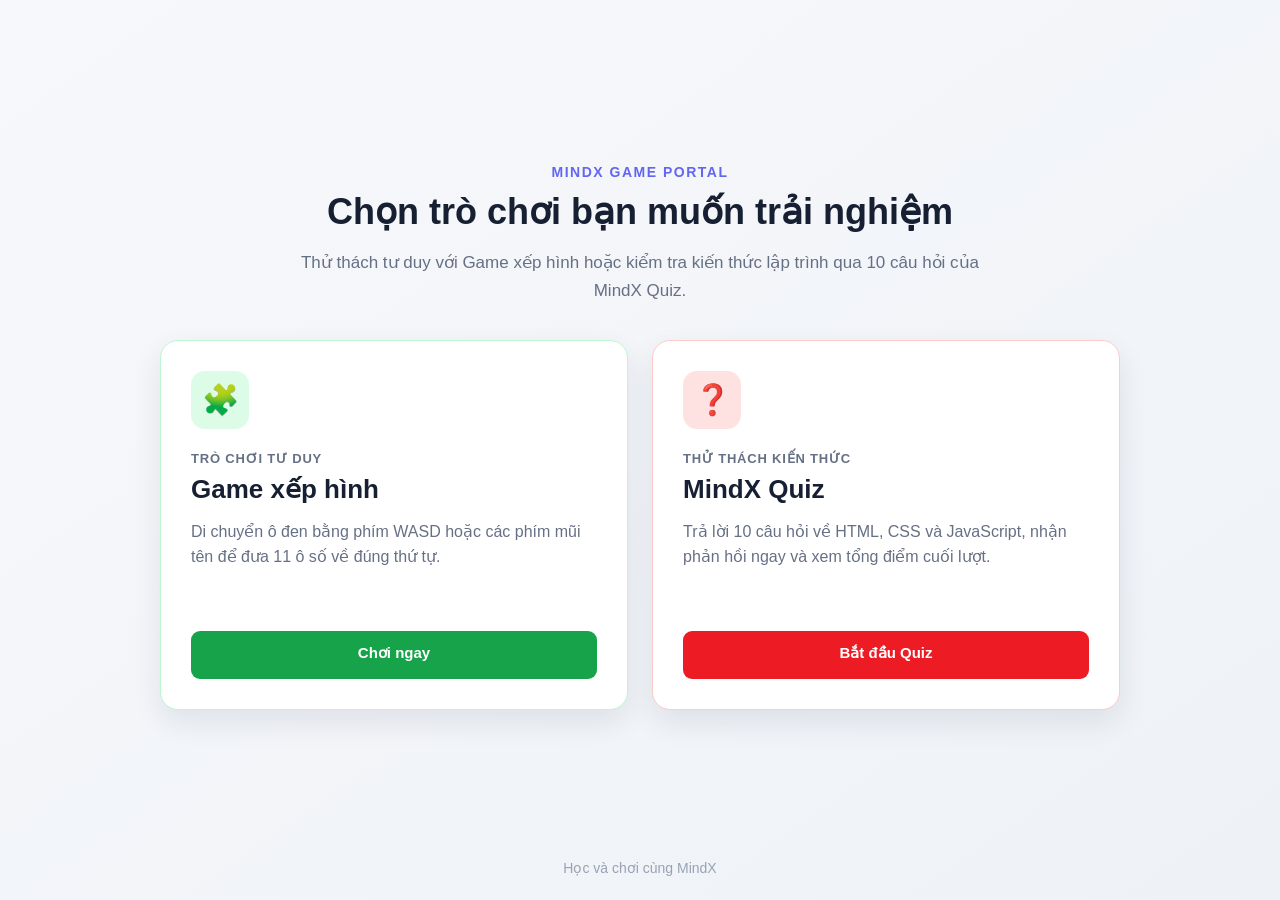
<file: index.html>
<!DOCTYPE html>
<html lang="vi">
<head>
    <meta charset="UTF-8">
    <meta name="viewport" content="width=device-width, initial-scale=1.0">
    <title>MindX Game Portal</title>
    <link rel="stylesheet" href="style.css">
</head>
<body>
    <main class="portal-container">
        <header class="portal-header">
            <p class="eyebrow">MindX Game Portal</p>
            <h1>Chọn trò chơi bạn muốn trải nghiệm</h1>
            <p class="intro-text">
                Thử thách tư duy với Game xếp hình hoặc kiểm tra kiến thức
                lập trình qua 10 câu hỏi của MindX Quiz.
            </p>
        </header>

        <section class="game-list" aria-label="Danh sách trò chơi">
            <article class="game-card puzzle-card">
                <div class="game-icon" aria-hidden="true">🧩</div>
                <p class="game-type">Trò chơi tư duy</p>
                <h2>Game xếp hình</h2>
                <p class="game-description">
                    Di chuyển ô đen bằng phím WASD hoặc các phím mũi tên
                    để đưa 11 ô số về đúng thứ tự.
                </p>
                <a
                    class="game-button puzzle-button"
                    href="./CODE%20INTENSIVE%20-%20ENTRY%20TEST%20-%20LV1/Game-xep-hinh/index.html"
                >
                    Chơi ngay
                </a>
            </article>

            <article class="game-card quiz-card">
                <div class="game-icon" aria-hidden="true">❓</div>
                <p class="game-type">Thử thách kiến thức</p>
                <h2>MindX Quiz</h2>
                <p class="game-description">
                    Trả lời 10 câu hỏi về HTML, CSS và JavaScript,
                    nhận phản hồi ngay và xem tổng điểm cuối lượt.
                </p>
                <a
                    class="game-button quiz-button"
                    href="./CODE%20INTENSIVE%20-%20ENTRY%20TEST%20-%20LV1/Quiz-app/index.html"
                >
                    Bắt đầu Quiz
                </a>
            </article>
        </section>
    </main>

    <footer class="portal-footer">
        <p>Học và chơi cùng MindX</p>
    </footer>
</body>
</html>
</file>
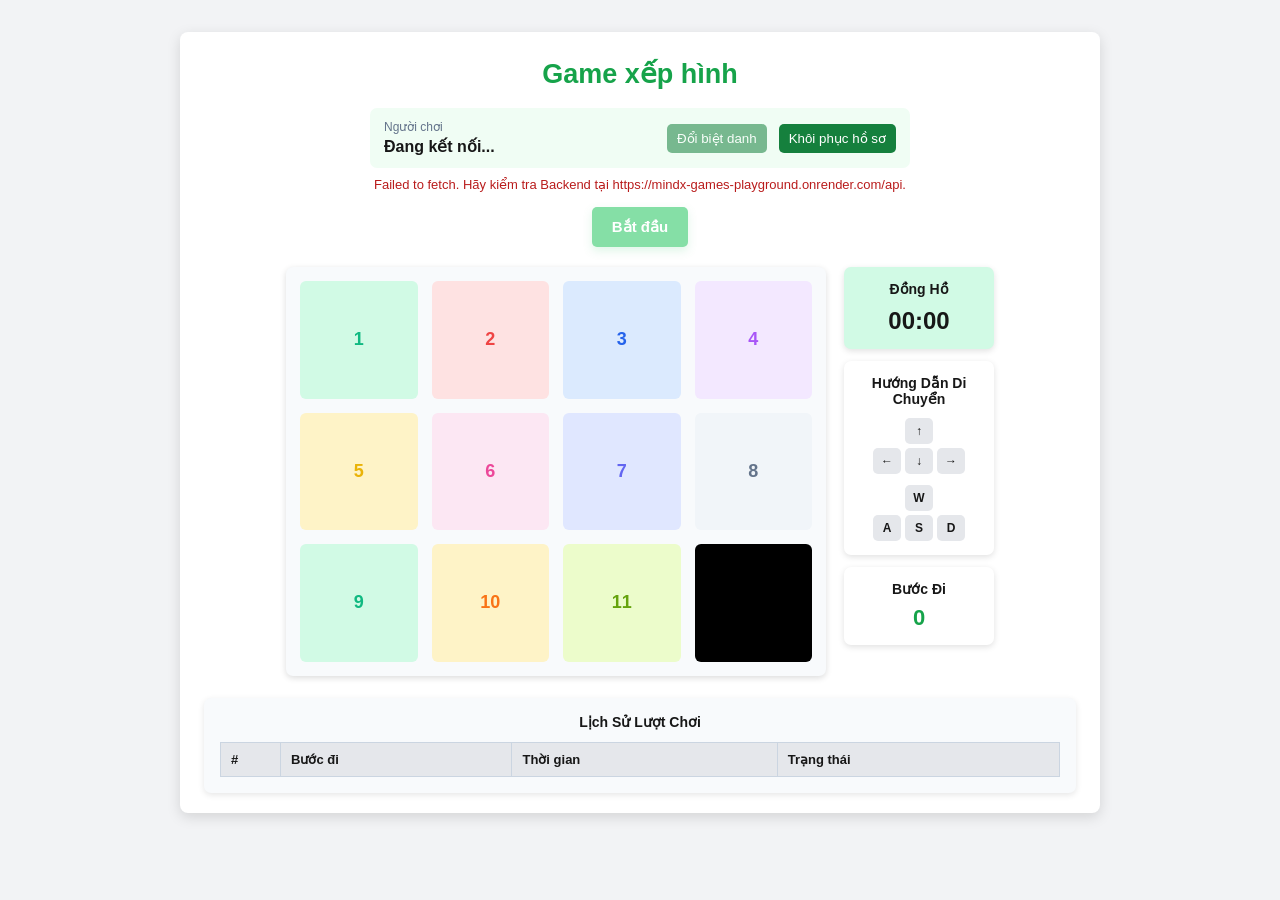
<file: CODE INTENSIVE - ENTRY TEST - LV1/Game-xep-hinh/index.html>
<!DOCTYPE html>
<html lang="vi">
<head>
    <meta charset="UTF-8">
    <meta name="viewport" content="width=device-width, initial-scale=1.0">
    <title>Game xếp hình</title>
    <link rel="icon" href="data:,">
    <link rel="stylesheet" href="style.css">
</head>
<body>
    <main class="game-container">
        <h1>Game xếp hình</h1>

        <section class="player-panel" aria-label="Thông tin người chơi">
            <div>
                <span class="player-label">Người chơi</span>
                <strong id="player-name">Đang kết nối...</strong>
            </div>
            <button id="change-name-button" type="button" disabled>Đổi biệt danh</button>
            <button id="recover-player-button" type="button">Khôi phục hồ sơ</button>
        </section>

        <p class="api-message" id="api-message" role="status"></p>

        <section class="recovery-card" id="recovery-card" hidden>
            <strong>Hãy lưu mã khôi phục này</strong>
            <p>Mã chỉ được hiển thị một lần và giúp bạn mở hồ sơ trên thiết bị khác.</p>
            <code id="recovery-code"></code>
            <button id="copy-recovery-button" type="button">Sao chép mã</button>
        </section>

        <button class="start-button" id="start-button" type="button" disabled>
            Bắt đầu
        </button>

        <section class="game-area">
            <!-- Các ô xếp hình sẽ được JavaScript tạo từ mảng board. -->
            <div class="board" id="game-board"></div>

            <aside class="game-sidebar">
                <div class="timer-card">
                    <h2>Đồng hồ</h2>
                    <p id="timer">00:00</p>
                </div>

                <div class="guide-card">
                    <h2>Hướng dẫn di chuyển</h2>

                    <div class="arrow-keys" aria-label="Các phím mũi tên">
                        <span class="key arrow-up">↑</span>
                        <span class="key">←</span>
                        <span class="key">↓</span>
                        <span class="key">→</span>
                    </div>

                    <div class="letter-keys" aria-label="Các phím WASD">
                        <span class="key key-w">W</span>
                        <span class="key">A</span>
                        <span class="key">S</span>
                        <span class="key">D</span>
                    </div>
                </div>

                <div class="move-card">
                    <h2>Bước đi</h2>
                    <p id="move-count">0</p>
                </div>
            </aside>
        </section>

        <p class="win-message" id="win-message" hidden>YOU WIN!</p>

        <section class="history-section">
            <h2>Lịch sử lượt chơi</h2>
            <div class="table-wrapper">
                <table>
                    <thead>
                        <tr>
                            <th scope="col">#</th>
                            <th scope="col">Bước đi</th>
                            <th scope="col">Thời gian</th>
                            <th scope="col">Trạng thái</th>
                        </tr>
                    </thead>
                    <tbody id="history-body"></tbody>
                </table>
            </div>
        </section>
    </main>

    <script src="script.js"></script>
</body>
</html>
</file>
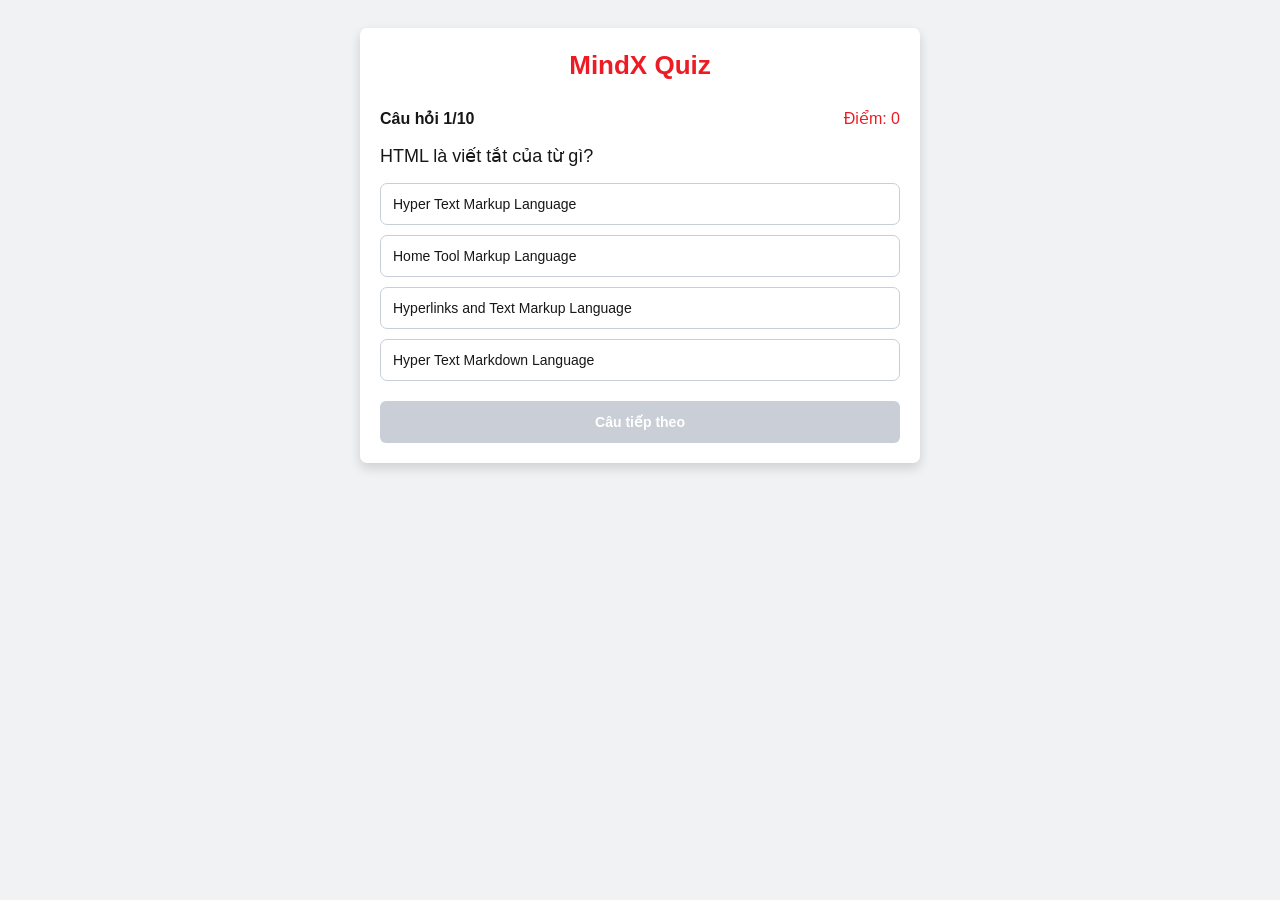
<file: CODE INTENSIVE - ENTRY TEST - LV1/Quiz-app/index.html>
<!DOCTYPE html>
<html lang="vi">
<head>
    <meta charset="UTF-8">
    <meta name="viewport" content="width=device-width, initial-scale=1.0">
    <title>MindX Quiz</title>
    <link rel="stylesheet" href="style.css">
</head>
<body>
    <main class="quiz-card" id="quiz-card">
        <h1>MindX Quiz</h1>

        <section id="quiz-content">
            <div class="quiz-information">
                <p id="question-number">Câu hỏi 1/10</p>
                <p id="score">Điểm: 0</p>
            </div>

            <h2 id="question-text">Nội dung câu hỏi</h2>
            <div class="answer-list" id="answer-list"></div>

            <button id="next-button" type="button" disabled>Câu tiếp theo</button>
        </section>
    </main>

    <script src="script.js"></script>
</body>
</html>
</file>
<file: style.css>
* {
    box-sizing: border-box;
}

body {
    min-height: 100vh;
    margin: 0;
    padding: 48px 20px 24px;
    display: flex;
    flex-direction: column;
    background: linear-gradient(145deg, #f7f8fb 0%, #eef2f7 100%);
    color: #172033;
    font-family: Arial, Helvetica, sans-serif;
}

.portal-container {
    width: 100%;
    max-width: 960px;
    margin: auto;
}

.portal-header {
    max-width: 680px;
    margin: 0 auto 36px;
    text-align: center;
}

.eyebrow {
    margin: 0 0 10px;
    color: #6366f1;
    font-size: 14px;
    font-weight: 700;
    letter-spacing: 1.5px;
    text-transform: uppercase;
}

h1 {
    margin: 0;
    font-size: 36px;
    line-height: 1.2;
}

.intro-text {
    margin: 16px 0 0;
    color: #667085;
    font-size: 17px;
    line-height: 1.6;
}

.game-list {
    display: grid;
    grid-template-columns: repeat(2, 1fr);
    gap: 24px;
}

.game-card {
    min-height: 370px;
    padding: 30px;
    display: flex;
    flex-direction: column;
    border: 1px solid transparent;
    border-radius: 18px;
    background-color: #ffffff;
    box-shadow: 0 12px 30px rgba(23, 32, 51, 0.09);
    transition: transform 0.2s, box-shadow 0.2s;
}

.game-card:hover {
    transform: translateY(-6px);
    box-shadow: 0 18px 36px rgba(23, 32, 51, 0.14);
}

.puzzle-card {
    border-color: #bbf7d0;
}

.quiz-card {
    border-color: #fecaca;
}

.game-icon {
    width: 58px;
    height: 58px;
    display: flex;
    justify-content: center;
    align-items: center;
    border-radius: 14px;
    background-color: #f2f4f7;
    font-size: 30px;
}

.puzzle-card .game-icon {
    background-color: #dcfce7;
}

.quiz-card .game-icon {
    background-color: #fee2e2;
}

.game-type {
    margin: 22px 0 8px;
    color: #667085;
    font-size: 13px;
    font-weight: 700;
    letter-spacing: 0.8px;
    text-transform: uppercase;
}

h2 {
    margin: 0;
    font-size: 26px;
}

.game-description {
    margin: 14px 0 26px;
    color: #667085;
    font-size: 16px;
    line-height: 1.6;
}

.game-button {
    width: 100%;
    min-height: 48px;
    margin-top: auto;
    padding: 13px 20px;
    display: block;
    border-radius: 9px;
    color: #ffffff;
    font-size: 15px;
    font-weight: 700;
    text-align: center;
    text-decoration: none;
    transition: background-color 0.2s, transform 0.2s;
}

.game-button:hover {
    transform: scale(1.02);
}

.game-button:focus-visible {
    outline: 3px solid #fbbf24;
    outline-offset: 3px;
}

.puzzle-button {
    background-color: #16a34a;
}

.puzzle-button:hover {
    background-color: #15803d;
}

.quiz-button {
    background-color: #ed1c24;
}

.quiz-button:hover {
    background-color: #c9141b;
}

.portal-footer {
    margin-top: 34px;
    color: #98a2b3;
    font-size: 14px;
    text-align: center;
}

.portal-footer p {
    margin: 0;
}

@media (max-width: 700px) {
    body {
        padding-top: 32px;
    }

    h1 {
        font-size: 30px;
    }

    .game-list {
        grid-template-columns: 1fr;
    }

    .game-card {
        min-height: 340px;
    }
}

@media (max-width: 480px) {
    body {
        padding: 24px 14px 20px;
    }

    .portal-header {
        margin-bottom: 26px;
    }

    h1 {
        font-size: 27px;
    }

    .intro-text {
        font-size: 15px;
    }

    .game-card {
        min-height: 0;
        padding: 24px 20px;
    }
}
</file>
<file: CODE INTENSIVE - ENTRY TEST - LV1/Game-xep-hinh/style.css>
* {
    box-sizing: border-box;
}

body {
    min-height: 100vh;
    margin: 0;
    padding: 32px 18px;
    background-color: #f2f3f5;
    color: #171717;
    font-family: Arial, Helvetica, sans-serif;
}

.game-container {
    width: 100%;
    max-width: 920px;
    margin: 0 auto;
    padding: 26px 24px 20px;
    background-color: #ffffff;
    border-radius: 8px;
    box-shadow: 0 4px 14px rgba(0, 0, 0, 0.13);
}

h1 {
    margin: 0 0 18px;
    color: #16a34a;
    font-size: 27px;
    text-align: center;
}

.player-panel,
.recovery-card {
    max-width: 540px;
    margin: 0 auto 16px;
    padding: 12px 14px;
    border-radius: 7px;
    background-color: #f0fdf4;
}

.player-panel {
    display: flex;
    justify-content: space-between;
    align-items: center;
    gap: 12px;
}

.player-panel > div {
    margin-right: auto;
}

.player-label {
    display: block;
    margin-bottom: 3px;
    color: #64748b;
    font-size: 12px;
}

.player-panel button,
.recovery-card button {
    padding: 7px 10px;
    border: 0;
    border-radius: 5px;
    background-color: #15803d;
    color: #ffffff;
    cursor: pointer;
}

.player-panel button:disabled,
.start-button:disabled {
    cursor: not-allowed;
    opacity: 0.55;
}

.api-message {
    min-height: 18px;
    margin: -7px 0 12px;
    color: #b91c1c;
    font-size: 13px;
    text-align: center;
}

.recovery-card {
    border: 1px solid #86efac;
    text-align: center;
}

.recovery-card p {
    margin: 6px 0;
    font-size: 13px;
}

.recovery-card code {
    display: block;
    margin: 9px 0;
    padding: 8px;
    border-radius: 4px;
    background-color: #ffffff;
    overflow-wrap: anywhere;
}

.start-button {
    display: block;
    min-width: 92px;
    margin: 0 auto 20px;
    padding: 11px 20px;
    border: 0;
    border-radius: 5px;
    background-color: #22c55e;
    color: #ffffff;
    font-size: 15px;
    font-weight: 700;
    cursor: pointer;
    box-shadow: 0 4px 8px rgba(34, 197, 94, 0.25);
}

.start-button:hover {
    background-color: #16a34a;
}

.game-area {
    display: flex;
    justify-content: center;
    align-items: flex-start;
    gap: 18px;
}

.board {
    width: min(100%, 540px);
    padding: 14px;
    display: grid;
    grid-template-columns: repeat(4, 1fr);
    gap: 14px;
    background-color: #f8fafc;
    border-radius: 7px;
    box-shadow: 0 2px 6px rgba(0, 0, 0, 0.14);
}

.tile {
    aspect-ratio: 1 / 1;
    display: flex;
    justify-content: center;
    align-items: center;
    border-radius: 6px;
    font-size: 18px;
    font-weight: 700;
    user-select: none;
}

.tile-1 { background-color: #d1fae5; color: #10b981; }
.tile-2 { background-color: #fee2e2; color: #ef4444; }
.tile-3 { background-color: #dbeafe; color: #2563eb; }
.tile-4 { background-color: #f3e8ff; color: #a855f7; }
.tile-5 { background-color: #fef3c7; color: #eab308; }
.tile-6 { background-color: #fce7f3; color: #ec4899; }
.tile-7 { background-color: #e0e7ff; color: #6366f1; }
.tile-8 { background-color: #f1f5f9; color: #64748b; }
.tile-9 { background-color: #d1fae5; color: #10b981; }
.tile-10 { background-color: #fef3c7; color: #f97316; }
.tile-11 { background-color: #ecfccb; color: #65a30d; }
.empty-tile { background-color: #000000; }

.game-sidebar {
    width: 150px;
    flex: 0 0 150px;
    display: flex;
    flex-direction: column;
    gap: 12px;
}

.timer-card,
.guide-card,
.move-card {
    padding: 14px 10px;
    border-radius: 7px;
    text-align: center;
    box-shadow: 0 2px 6px rgba(0, 0, 0, 0.12);
}

.timer-card {
    background-color: #d1fae5;
}

.guide-card,
.move-card {
    background-color: #ffffff;
}

.timer-card h2,
.guide-card h2,
.move-card h2,
.history-section h2 {
    margin: 0;
    font-size: 14px;
    text-transform: capitalize;
}

#timer {
    margin: 10px 0 0;
    font-size: 24px;
    font-weight: 700;
}

#move-count {
    margin: 8px 0 0;
    color: #16a34a;
    font-size: 22px;
    font-weight: 700;
}

.arrow-keys,
.letter-keys {
    display: grid;
    grid-template-columns: repeat(3, 28px);
    justify-content: center;
    gap: 4px;
    margin-top: 11px;
}

.arrow-up,
.key-w {
    grid-column: 2;
    grid-row: 1;
}

.arrow-keys .key:nth-child(2),
.letter-keys .key:nth-child(2) {
    grid-column: 1;
    grid-row: 2;
}

.arrow-keys .key:nth-child(3),
.letter-keys .key:nth-child(3) {
    grid-column: 2;
    grid-row: 2;
}

.arrow-keys .key:nth-child(4),
.letter-keys .key:nth-child(4) {
    grid-column: 3;
    grid-row: 2;
}

.key {
    width: 28px;
    height: 26px;
    display: flex;
    justify-content: center;
    align-items: center;
    border-radius: 5px;
    background-color: #e5e7eb;
    font-size: 12px;
    font-weight: 700;
}

.win-message {
    margin: 20px 0 0;
    color: #16a34a;
    font-size: 30px;
    font-weight: 800;
    text-align: center;
}

.history-section {
    margin-top: 22px;
    padding: 16px;
    background-color: #f8fafc;
    border-radius: 7px;
    box-shadow: 0 2px 6px rgba(0, 0, 0, 0.1);
}

.history-section h2 {
    margin-bottom: 12px;
    text-align: center;
}

.table-wrapper {
    overflow-x: auto;
}

table {
    width: 100%;
    border-collapse: collapse;
    background-color: #ffffff;
}

th,
td {
    padding: 9px 10px;
    border: 1px solid #cbd5e1;
    font-size: 13px;
    text-align: left;
}

th {
    background-color: #e5e7eb;
}

th:first-child,
td:first-child {
    width: 60px;
}

@media (max-width: 700px) {
    body {
        padding: 16px 10px;
    }

    .game-container {
        padding: 22px 14px 16px;
    }

    .game-area {
        flex-direction: column;
        align-items: center;
    }

    .game-sidebar {
        width: 100%;
        flex: auto;
        display: grid;
        grid-template-columns: repeat(3, 1fr);
    }
}

@media (max-width: 480px) {
    h1 {
        font-size: 23px;
    }

    .board {
        padding: 8px;
        gap: 8px;
    }

    .tile {
        font-size: 15px;
    }

    .game-sidebar {
        grid-template-columns: 1fr;
    }
}
</file>
<file: CODE INTENSIVE - ENTRY TEST - LV1/Quiz-app/style.css>
* {
    box-sizing: border-box;
}

body {
    min-height: 100vh;
    margin: 0;
    padding: 28px 16px;
    display: flex;
    justify-content: center;
    align-items: flex-start;
    background-color: #f1f2f4;
    color: #171717;
    font-family: Arial, Helvetica, sans-serif;
}

.quiz-card {
    width: 100%;
    max-width: 560px;
    padding: 22px 20px 20px;
    background-color: #ffffff;
    border-radius: 7px;
    box-shadow: 0 5px 12px rgba(0, 0, 0, 0.15);
}

h1 {
    margin: 0 0 28px;
    color: #ed1c24;
    font-size: 26px;
    text-align: center;
}

.quiz-information {
    display: flex;
    justify-content: space-between;
    gap: 20px;
    margin-bottom: 16px;
}

.quiz-information p {
    margin: 0;
    font-size: 16px;
}

#question-number {
    font-weight: 700;
}

#score {
    color: #ed1c24;
}

h2 {
    min-height: 24px;
    margin: 0 0 14px;
    font-size: 18px;
    font-weight: 400;
    line-height: 1.4;
}

.answer-list {
    display: flex;
    flex-direction: column;
    gap: 10px;
}

.answer-button {
    width: 100%;
    min-height: 42px;
    padding: 10px 12px;
    border: 1px solid #c8ced8;
    border-radius: 7px;
    background-color: #ffffff;
    color: #171717;
    font-size: 14px;
    text-align: left;
    cursor: pointer;
    transition: background-color 0.2s, border-color 0.2s;
}

.answer-button:hover:not(:disabled) {
    border-color: #8f98a7;
    background-color: #f7f8fa;
}

.answer-button:disabled {
    color: #171717;
    cursor: default;
    opacity: 1;
}

.answer-button.correct {
    border-color: #16a34a;
    background-color: #dcfce7;
    color: #166534;
}

.answer-button.wrong {
    border-color: #dc2626;
    background-color: #fee2e2;
    color: #991b1b;
}

#next-button,
.restart-button {
    width: 100%;
    min-height: 42px;
    margin-top: 20px;
    border: 0;
    border-radius: 6px;
    background-color: #ed1c24;
    color: #ffffff;
    font-size: 14px;
    font-weight: 700;
    cursor: pointer;
}

#next-button:disabled {
    background-color: #c9ced7;
    cursor: not-allowed;
}

#next-button:hover:not(:disabled),
.restart-button:hover {
    background-color: #c9141b;
}

.result-screen {
    padding: 24px 0 6px;
    text-align: center;
}

.result-screen h2 {
    margin-bottom: 14px;
    color: #ed1c24;
    font-size: 25px;
    font-weight: 700;
}

.result-screen p {
    margin: 0;
    font-size: 20px;
}

@media (max-width: 480px) {
    body {
        padding: 16px 12px;
    }

    .quiz-card {
        padding: 20px 16px 18px;
    }

    h1 {
        margin-bottom: 24px;
        font-size: 24px;
    }

    .quiz-information p {
        font-size: 15px;
    }

    h2 {
        font-size: 17px;
    }
}
</file>
